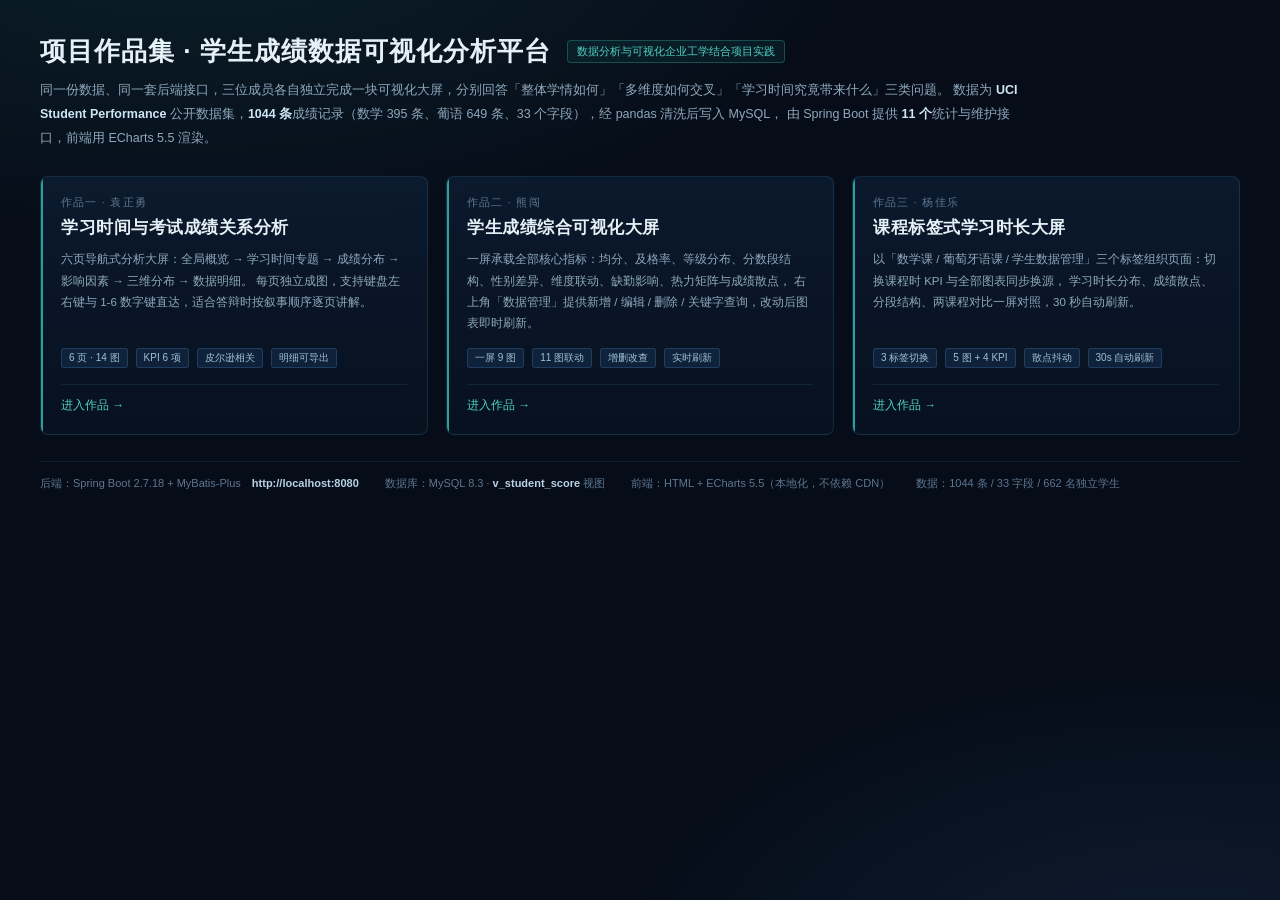
<file: src/main/resources/static/portfolio.html>
<!DOCTYPE html>
<html lang="zh-CN">
<head>
<meta charset="UTF-8">
<title>项目作品集 · 学生成绩数据可视化分析平台</title>
<style>
    :root {
        --bg: #060d19;
        --panel: #0b1728;
        --line: rgba(58, 124, 165, 0.24);
        --txt: #e6f1f7;
        --txt-2: #8fa8bd;
        --txt-3: #5d7691;
        --teal: #2fb0a6;
        --teal-2: #4fd1c5;
        --blue: #4a8fd6;
        --green: #35c48e;
    }
    * { margin: 0; padding: 0; box-sizing: border-box; }
    body {
        min-height: 100vh;
        background:
            radial-gradient(1100px 520px at 15% -10%, rgba(47, 176, 166, 0.12), transparent 62%),
            radial-gradient(900px 480px at 92% 108%, rgba(74, 143, 214, 0.12), transparent 62%),
            var(--bg);
        color: var(--txt);
        font-family: "Microsoft YaHei", "PingFang SC", "Segoe UI", sans-serif;
        padding: 34px 40px 46px;
    }
    header { display: flex; align-items: flex-end; gap: 16px; flex-wrap: wrap; margin-bottom: 6px; }
    h1 { font-size: 26px; letter-spacing: 1px; }
    .tag {
        font-size: 11px; color: var(--teal-2);
        border: 1px solid rgba(47, 176, 166, 0.35);
        background: rgba(47, 176, 166, 0.08);
        border-radius: 4px; padding: 3px 9px; margin-bottom: 6px;
    }
    .lead { color: var(--txt-2); font-size: 12.5px; line-height: 1.9; margin: 10px 0 26px; max-width: 980px; }
    .lead b { color: #cfe6f4; font-weight: 600; }

    .cards { display: grid; grid-template-columns: repeat(3, 1fr); gap: 18px; }
    .card {
        border: 1px solid var(--line);
        border-radius: 8px;
        background: linear-gradient(180deg, rgba(13, 28, 49, 0.86), rgba(8, 18, 33, 0.86));
        padding: 18px 20px 20px;
        display: flex; flex-direction: column;
        text-decoration: none; color: inherit;
        transition: 0.2s;
        position: relative;
        overflow: hidden;
    }
    .card::before {
        content: ""; position: absolute; left: 0; top: 0; bottom: 0; width: 2px;
        background: var(--teal); opacity: 0.9;
    }
    .card:hover { transform: translateY(-3px); border-color: rgba(79, 209, 197, 0.55); box-shadow: 0 14px 34px rgba(0, 0, 0, 0.45); }
    .who { font-size: 11px; color: var(--txt-3); letter-spacing: 1.2px; }
    .card h2 { font-size: 17px; margin: 6px 0 10px; letter-spacing: 0.5px; }
    .card p { font-size: 11.5px; line-height: 1.85; color: var(--txt-2); flex: 1; }
    .meta { display: flex; gap: 8px; flex-wrap: wrap; margin: 14px 0 16px; }
    .meta span {
        font-size: 10px; color: #9fc0d4;
        background: rgba(74, 143, 214, 0.13);
        border: 1px solid rgba(74, 143, 214, 0.25);
        border-radius: 3px; padding: 2px 7px;
    }
    .go {
        display: inline-flex; align-items: center; gap: 6px;
        font-size: 12px; color: var(--teal-2);
        border-top: 1px solid rgba(58, 124, 165, 0.18);
        padding-top: 12px;
    }
    .foot {
        margin-top: 26px; padding-top: 14px;
        border-top: 1px solid rgba(58, 124, 165, 0.16);
        display: flex; gap: 26px; flex-wrap: wrap;
        font-size: 11px; color: var(--txt-3);
    }
    .foot b { color: #b9d3e4; font-weight: 600; }
    @media (max-width: 1000px) { .cards { grid-template-columns: 1fr; } body { padding: 22px; } }
</style>
</head>
<body>

<header>
    <h1>项目作品集 · 学生成绩数据可视化分析平台</h1>
    <span class="tag">数据分析与可视化企业工学结合项目实践</span>
</header>

<p class="lead">
    同一份数据、同一套后端接口，三位成员各自独立完成一块可视化大屏，分别回答「整体学情如何」「多维度如何交叉」「学习时间究竟带来什么」三类问题。
    数据为 <b>UCI Student Performance</b> 公开数据集，<b>1044 条</b>成绩记录（数学 395 条、葡语 649 条、33 个字段），经 pandas 清洗后写入 MySQL，
    由 Spring Boot 提供 <b>11 个</b>统计与维护接口，前端用 ECharts 5.5 渲染。
</p>

<div class="cards">
    <a class="card" href="member-a.html">
        <div class="who">作品一 · 袁正勇</div>
        <h2>学习时间与考试成绩关系分析</h2>
        <p>六页导航式分析大屏：全局概览 → 学习时间专题 → 成绩分布 → 影响因素 → 三维分布 → 数据明细。
           每页独立成图，支持键盘左右键与 1-6 数字键直达，适合答辩时按叙事顺序逐页讲解。</p>
        <div class="meta">
            <span>6 页 · 14 图</span><span>KPI 6 项</span><span>皮尔逊相关</span><span>明细可导出</span>
        </div>
        <div class="go">进入作品 →</div>
    </a>

    <a class="card" href="index.html">
        <div class="who">作品二 · 熊闯</div>
        <h2>学生成绩综合可视化大屏</h2>
        <p>一屏承载全部核心指标：均分、及格率、等级分布、分数段结构、性别差异、维度联动、缺勤影响、热力矩阵与成绩散点，
           右上角「数据管理」提供新增 / 编辑 / 删除 / 关键字查询，改动后图表即时刷新。</p>
        <div class="meta">
            <span>一屏 9 图</span><span>11 图联动</span><span>增删改查</span><span>实时刷新</span>
        </div>
        <div class="go">进入作品 →</div>
    </a>

    <a class="card" href="member-c.html">
        <div class="who">作品三 · 杨佳乐</div>
        <h2>课程标签式学习时长大屏</h2>
        <p>以「数学课 / 葡萄牙语课 / 学生数据管理」三个标签组织页面：切换课程时 KPI 与全部图表同步换源，
           学习时长分布、成绩散点、分段结构、两课程对比一屏对照，30 秒自动刷新。</p>
        <div class="meta">
            <span>3 标签切换</span><span>5 图 + 4 KPI</span><span>散点抖动</span><span>30s 自动刷新</span>
        </div>
        <div class="go">进入作品 →</div>
    </a>
</div>

<div class="foot">
    <span>后端：Spring Boot 2.7.18 + MyBatis-Plus　<b>http://localhost:8080</b></span>
    <span>数据库：MySQL 8.3 · <b>v_student_score</b> 视图</span>
    <span>前端：HTML + ECharts 5.5（本地化，不依赖 CDN）</span>
    <span>数据：1044 条 / 33 字段 / 662 名独立学生</span>
</div>

</body>
</html>
</file>
